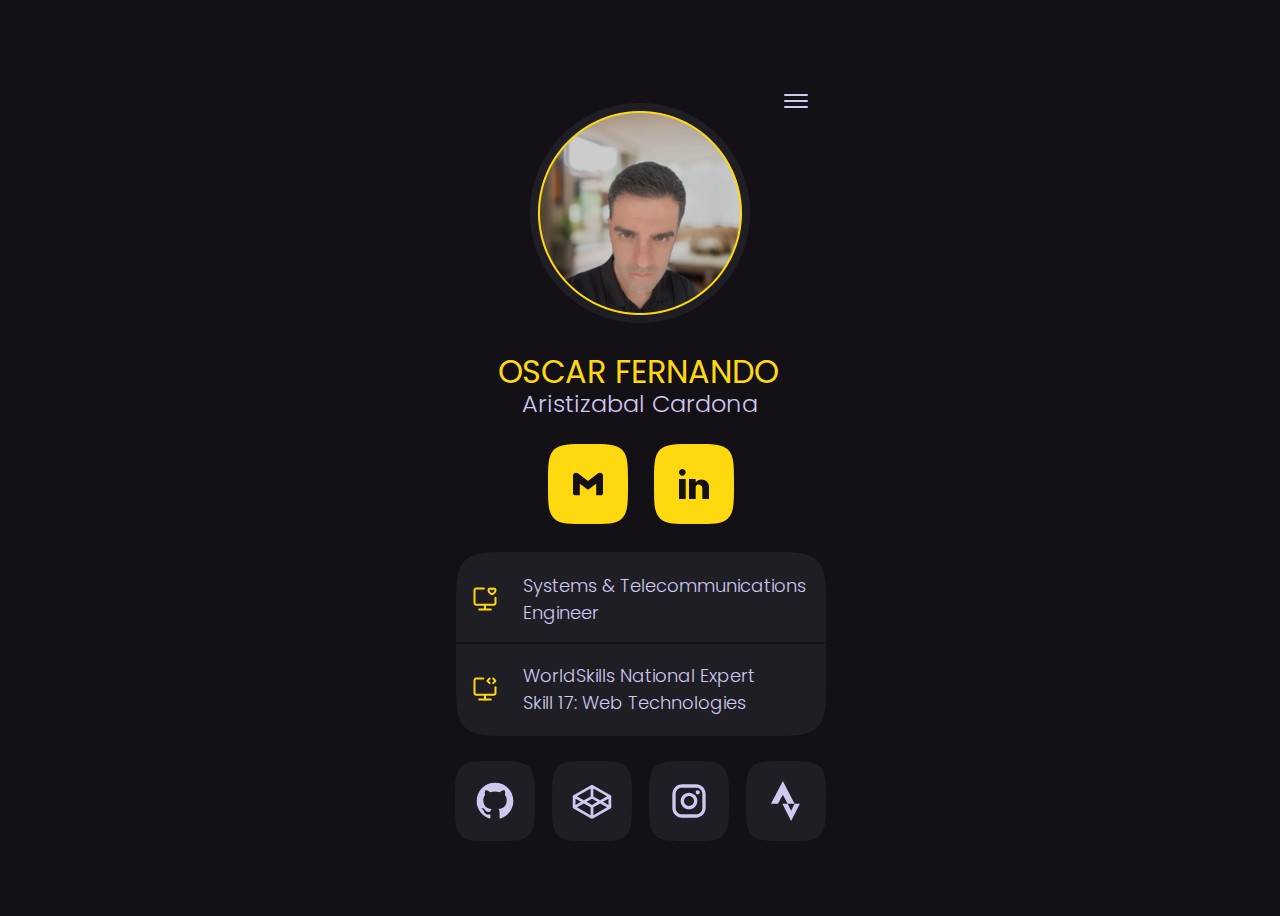
<file: index.html>
<!DOCTYPE html>
<html lang="en">
<head>
    <meta charset="UTF-8">
    <meta http-equiv="X-UA-Compatible" content="IE=edge">
    <meta name="viewport" content="width=device-width, initial-scale=1.0">
    <title>CV [ Oscar Fernando Aristizabal Cardona ]</title>
    <link rel="stylesheet" href="css/fonts.css">
    <link rel="stylesheet" href="css/custom.css">
    <link rel="stylesheet" href="css/animate.min.css">
</head>
<body>
    <main class="stage stage1">
        <section class="animate__animated animate__flipInY">
            <!--  -->
            <nav role="navigation">
                <div class="menu-toggle">
                  <input type="checkbox" />
                  <span></span>
                  <span></span>
                  <span></span>
                  <div class="menu-burger">
                    <h2>MENU</h2>
                    <nav class="menu-options">
                        <a href="javascript:;" class="active">
                            <img src="images/icon-home.svg" alt="Icon">
                            Home
                        </a>
                        <a href="aboutme.html">
                            <img src="images/icon-about.svg" alt="Icon">
                            About Me
                        </a>
                        <a href="experience.html">
                            <img src="images/icon-experience.svg" alt="Icon">
                            Experience
                        </a>
                        <a href="education.html">
                            <img src="images/icon-education.svg" alt="Icon">
                            Education
                        </a>
                    </nav>
                  </div>
                </div>
              </nav>
            <!--  -->
            <figure class="profile">
                <img src="images/img-profile.png" alt="Picture Profile">
            </figure>
                <h1>OSCAR FERNANDO</h1>
                <h2>Aristizabal Cardona</h2>
            <nav class="nav-primary">
                <a href="mailto:ofaczero@gmail.com">
                    <img src="images/btn-gmail.svg" alt="Gmail">
                </a>
                <a href="http://www.linkedin.com/in/ofac" target="_blank">
                    <img src="images/btn-linkedin.svg" alt="Linkedin">
                </a>
            </nav>
            <article class="info-profile">
                <p>
                    <img src="images/icon-love.svg" alt="Icon">
                    <span>
                        Systems & Telecommunications 
                        <br>
                        Engineer
                    </span>
                </p>
                <p>
                    <img src="images/icon-code.svg" alt="Icon">
                    <span>
                        WorldSkills National Expert  
                        <br>
                        Skill 17: Web Technologies
                    </span>
                </p>
            </article>
            <footer class="nav-secondary">
                <a href="http://github.com/ofac" target="_blank">
                    <img src="images/btn-github.svg" alt="Github">
                </a>
                <a href="http://codepen.com/ofac"  target="_blank">
                    <img src="images/btn-codepen.svg" alt="Codepen">
                </a>
                <a href="http://instagram.com/ofac" target="_blank">
                    <img src="images/btn-instagram.svg" alt="Instagram">
                </a>
                <a href="https://www.strava.com/athletes/9262995" target="_blank">
                    <img src="images/btn-strava.svg" alt="Strava">
                </a>
            </footer>
        </section>
    </main>
</body>
</html>
</file>
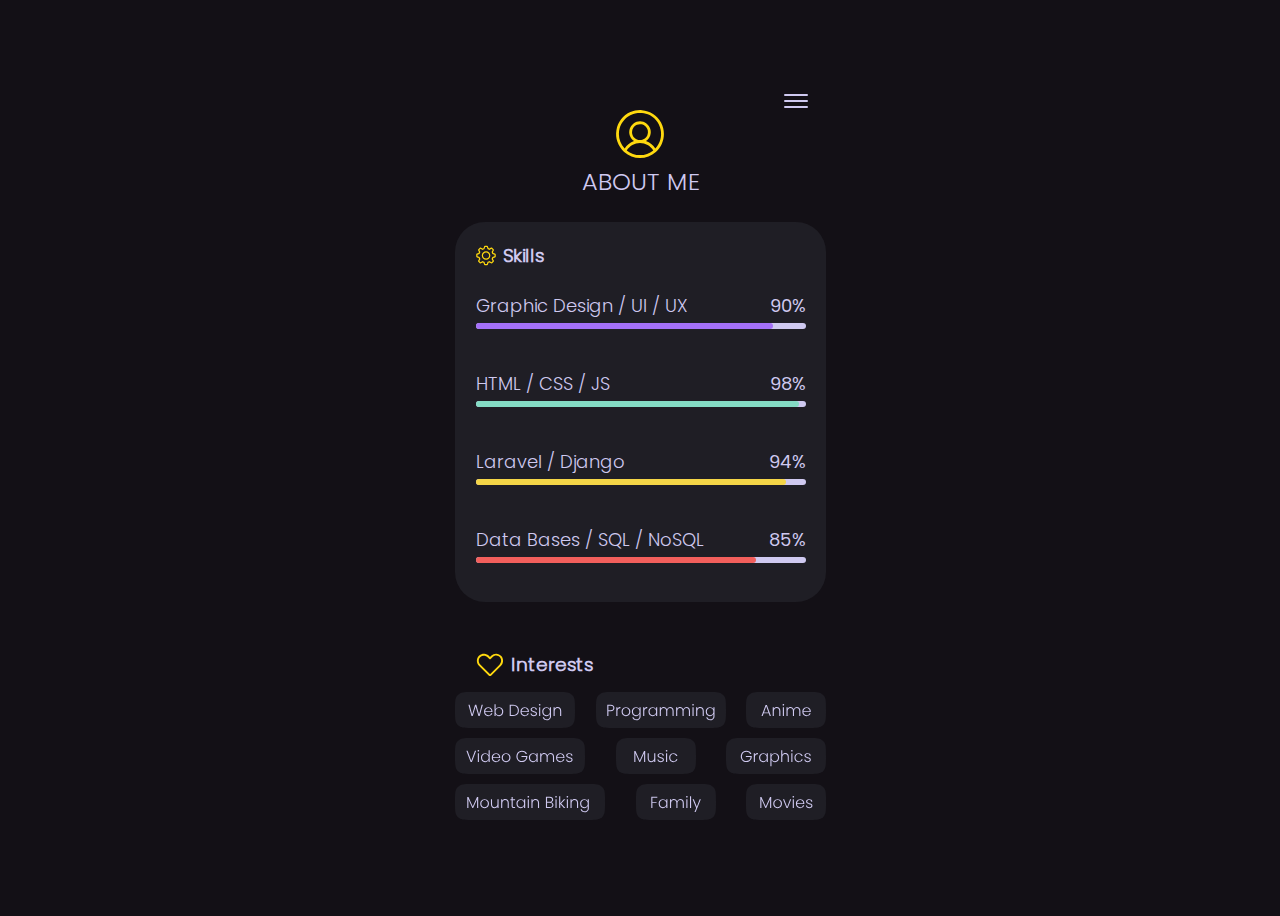
<file: aboutme.html>
<!DOCTYPE html>
<html lang="en">
<head>
    <meta charset="UTF-8">
    <meta http-equiv="X-UA-Compatible" content="IE=edge">
    <meta name="viewport" content="width=device-width, initial-scale=1.0">
    <title>CV [ Oscar Fernando Aristizabal Cardona ]</title>
    <link rel="stylesheet" href="css/fonts.css">
    <link rel="stylesheet" href="css/custom.css">
    <link rel="stylesheet" href="css/animate.min.css">
</head>
<body>
    <main class="stage stage2">
        <section class="animate__animated animate__flipInY">
            <!--  -->
            <nav role="navigation">
                <div class="menu-toggle">
                  <input type="checkbox" />
                  <span></span>
                  <span></span>
                  <span></span>
                  <div class="menu-burger">
                    <h2>MENU</h2>
                    <nav class="menu-options">
                        <a href="index.html">
                            <img src="images/icon-home.svg" alt="Icon">
                            Home
                        </a>
                        <a href="javascript:;" class="active">
                            <img src="images/icon-about.svg" alt="Icon">
                            About Me
                        </a>
                        <a href="experience.html">
                            <img src="images/icon-experience.svg" alt="Icon">
                            Experience
                        </a>
                        <a href="education.html">
                            <img src="images/icon-education.svg" alt="Icon">
                            Education
                        </a>
                    </nav>
                  </div>
                </div>
              </nav>
            <!--  -->
            <figure class="icon-top">
                <img src="images/icon-big-about.svg" alt="Big Icon">
            </figure>
            <h2>ABOUT ME</h2>
            <div class="skills">
                <h3>
                    <img src="images/icon-skills.svg" alt="Icon">
                    Skills
                </h3>
                <div class="skill skill1">
                    <p>
                        <span>Graphic Design / UI / UX</span>
                        <span>90%</span>
                    </p>
                    <progress min="0" max="100" value="90"></progress>
                </div>
                <div class="skill skill2">
                    <p>
                        <span>HTML / CSS / JS</span>
                        <span>98%</span>
                    </p>
                    <progress min="0" max="100" value="98"></progress>
                </div>
                <div class="skill skill3">
                    <p>
                        <span>Laravel / Django</span>
                        <span>94%</span>
                    </p>
                    <progress min="0" max="100" value="94"></progress>
                </div>
                <div class="skill skill4">
                    <p>
                        <span>Data Bases / SQL / NoSQL</span>
                        <span>85%</span>
                    </p>
                    <progress min="0" max="100" value="85"></progress>
                </div>
            </div>
            <h3 class="title-interests">
                <img src="images/icon-interests.svg" alt="Icon">
                Interests
            </h3>
            
            <div class="interests">
                <div class="int-row">
                    <img src="images/interest01.svg" alt="Interest">
                    <img src="images/interest02.svg" alt="Interest">
                    <img src="images/interest03.svg" alt="Interest">
                </div>
                <div class="int-row">
                    <img src="images/interest04.svg" alt="Interest">
                    <img src="images/interest05.svg" alt="Interest">
                    <img src="images/interest06.svg" alt="Interest">
                </div>
                <div class="int-row">
                    <img src="images/interest07.svg" alt="Interest">
                    <img src="images/interest08.svg" alt="Interest">
                    <img src="images/interest09.svg" alt="Interest">
                </div>
            </div>


        </section>
    </main>
</body>
</html>
</file>
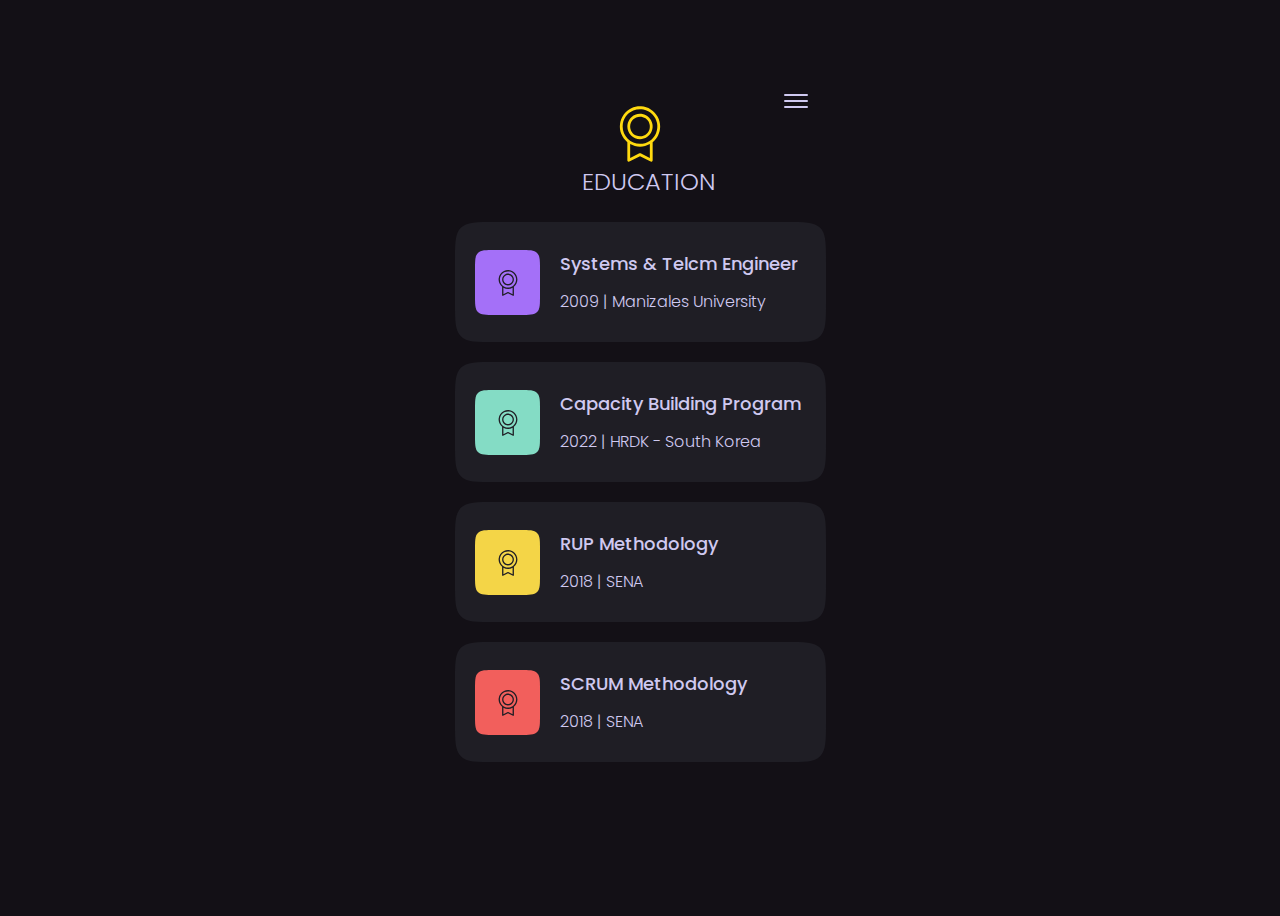
<file: education.html>
<!DOCTYPE html>
<html lang="en">
<head>
    <meta charset="UTF-8">
    <meta http-equiv="X-UA-Compatible" content="IE=edge">
    <meta name="viewport" content="width=device-width, initial-scale=1.0">
    <title>CV [ Oscar Fernando Aristizabal Cardona ]</title>
    <link rel="stylesheet" href="css/fonts.css">
    <link rel="stylesheet" href="css/custom.css">
    <link rel="stylesheet" href="css/animate.min.css">
</head>
<body>
    <main class="stage stage4">
        <section class="animate__animated animate__flipInY">
            <!--  -->
            <nav role="navigation">
                <div class="menu-toggle">
                  <input type="checkbox" />
                  <span></span>
                  <span></span>
                  <span></span>
                  <div class="menu-burger">
                    <h2>MENU</h2>
                    <nav class="menu-options">
                        <a href="index.html">
                            <img src="images/icon-home.svg" alt="Icon">
                            Home
                        </a>
                        <a href="aboutme.html">
                            <img src="images/icon-about.svg" alt="Icon">
                            About Me
                        </a>
                        <a href="experience.html">
                            <img src="images/icon-experience.svg" alt="Icon">
                            Experience
                        </a>
                        <a href="javascript:;" class="active">
                            <img src="images/icon-education.svg" alt="Icon">
                            Education
                        </a>
                    </nav>
                  </div>
                </div>
              </nav>
            <!--  -->
            <figure class="icon-top">
                <img src="images/icon-big-education.svg" alt="Big Icon">
            </figure>
            <h2>EDUCATION</h2>
            <div class="edu">
                <img src="images/box-edu01.svg" alt="Box">
                <div>
                    <h3>Systems & Telcm Engineer</h3>
                    <p>2009 | Manizales University</p>
                </div>
            </div>
            <div class="edu">
                <img src="images/box-edu02.svg" alt="Box">
                <div>
                    <h3>Capacity Building Program</h3>
                    <p>2022 | HRDK - South Korea</p>
                </div>
            </div>
            <div class="edu">
                <img src="images/box-edu03.svg" alt="Box">
                <div>
                    <h3>RUP Methodology</h3>
                    <p>2018 | SENA</p>
                </div>
            </div>
            <div class="edu">
                <img src="images/box-edu04.svg" alt="Box">
                <div>
                    <h3>SCRUM Methodology</h3>
                    <p>2018 | SENA</p>
                </div>
            </div>


        </section>
    </main>
</body>
</html>
</file>
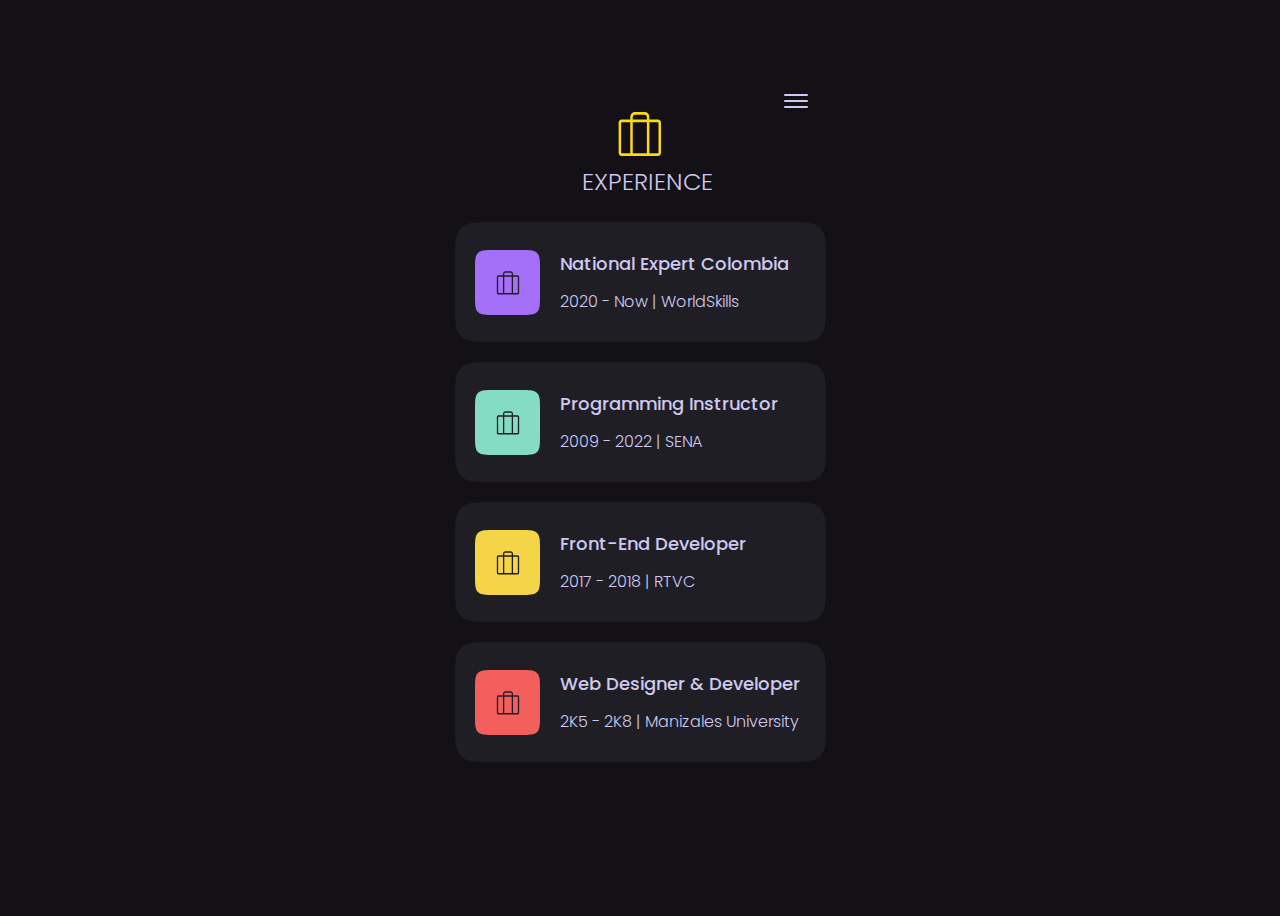
<file: experience.html>
<!DOCTYPE html>
<html lang="en">
<head>
    <meta charset="UTF-8">
    <meta http-equiv="X-UA-Compatible" content="IE=edge">
    <meta name="viewport" content="width=device-width, initial-scale=1.0">
    <title>CV [ Oscar Fernando Aristizabal Cardona ]</title>
    <link rel="stylesheet" href="css/fonts.css">
    <link rel="stylesheet" href="css/custom.css">
    <link rel="stylesheet" href="css/animate.min.css">
</head>
<body>
    <main class="stage stage3">
        <section class="animate__animated animate__flipInY">
            <!--  -->
            <nav role="navigation">
                <div class="menu-toggle">
                  <input type="checkbox" />
                  <span></span>
                  <span></span>
                  <span></span>
                  <div class="menu-burger">
                    <h2>MENU</h2>
                    <nav class="menu-options">
                        <a href="index.html">
                            <img src="images/icon-home.svg" alt="Icon">
                            Home
                        </a>
                        <a href="aboutme.html">
                            <img src="images/icon-about.svg" alt="Icon">
                            About Me
                        </a>
                        <a href="javascript:;" class="active">
                            <img src="images/icon-experience.svg" alt="Icon">
                            Experience
                        </a>
                        <a href="javascript:;">
                            <img src="images/icon-education.svg" alt="Icon">
                            Education
                        </a>
                    </nav>
                  </div>
                </div>
              </nav>
            <!--  -->
            <figure class="icon-top">
                <img src="images/icon-big-experience.svg" alt="Big Icon">
            </figure>
            <h2>EXPERIENCE</h2>
            <div class="exp">
                <img src="images/box-exp01.svg" alt="Box">
                <div>
                    <h3>National Expert Colombia</h3>
                    <p>2020 - Now | WorldSkills</p>
                </div>
            </div>
            <div class="exp">
                <img src="images/box-exp02.svg" alt="Box">
                <div>
                    <h3>Programming Instructor</h3>
                    <p>2009 - 2022 | SENA</p>
                </div>
            </div>
            <div class="exp">
                <img src="images/box-exp03.svg" alt="Box">
                <div>
                    <h3>Front-End Developer</h3>
                    <p>2017 - 2018 | RTVC</p>
                </div>
            </div>
            <div class="exp">
                <img src="images/box-exp04.svg" alt="Box">
                <div>
                    <h3>Web Designer & Developer</h3>
                    <p>2K5 - 2K8 | Manizales University</p>
                </div>
            </div>


        </section>
    </main>
</body>
</html>
</file>
<file: css/fonts.css>
@font-face {
    font-family: 'Poppins-300';
    src: url(../fonts/Poppins-Light.ttf);
}
@font-face {
    font-family: 'Poppins-400';
    src: url(../fonts/Poppins-Regular.ttf);
}
@font-face {
    font-family: 'Poppins-500';
    src: url(../fonts/Poppins-Medium.ttf);
}
@font-face {
    font-family: 'Poppins-600';
    src: url(../fonts/Poppins-SemiBold.ttf);
}
</file>
<file: css/custom.css>
/* - - - - - - - - - - - - - - - - - - - - - */
/* G e n e r a l */
body {
    align-items: center;
    background-color: #131016;
    color: #cfC9f0;
    display: flex;
    justify-content: center;
    font-family: 'Poppins-300';
    min-height: 100vh;
}

main.stage {
    align-items: center;
    /* background: transparent url(../images/bg-home.png) 
                no-repeat 
                center; */
    display: flex;
    height: 800px;
    flex-direction: column;
    position: relative;
    overflow: hidden;
    width: 390px;
}

main.stage section {
    align-items: center;
    display: flex;
    height: 800px;
    flex-direction: column;
    position: relative;
    overflow: hidden;
    width: 390px;
}
/* - - - - - - - - - - - - - - - - - - - - - */
/* M e n u   B u r g e r */
.menu-toggle {
    display: block;
    left: 156px;
    position: relative;
    top: 36px;
    user-select: none;
    z-index: 1;
    -webkit-user-select: none;
}
 
.menu-toggle a {
    transition: color 0.2s ease;
}
 
.menu-toggle input {
    display: block;
    cursor: pointer;
    height: 22px;
    left: -5px;
    opacity: 0;
    position: absolute;
    top: -7px;
    width: 30px;
    z-index: 2;
    -webkit-touch-callout: none;
}
 
.menu-toggle span {
    background: #cfc9f0;
    border-radius: 4px;
    display: block;
    height: 2px;
    margin-bottom: 4px;
    position: relative;
    transform-origin: 4px 0px;
    transition: transform 0.5s cubic-bezier(0.77,0.2,0.05,1.0),
                background 0.5s cubic-bezier(0.77,0.2,0.05,1.0),
                opacity 0.55s ease;
    width: 24px;
    z-index: 1;
}
 
.menu-toggle span:first-child {
    transform-origin: 0% 0%;
}

.menu-toggle span:nth-last-child(2) {
    transform-origin: 0% 100%;
}
 
.menu-toggle input:checked ~ span {
    background: #cfc9f0;
    opacity: 1;
    transform: rotate(45deg) translate(-2px, -1px);
}
 
.menu-toggle input:checked ~ span:nth-last-child(3) {
    opacity: 0;
    transform: rotate(0deg) scale(0.2, 0.2);
}
 
.menu-toggle input:checked ~ span:nth-last-child(2) {
    transform: rotate(-45deg) translate(0, -1px);
}
 
.menu-toggle input:checked ~ div {
    transform: translate(-340px, 0);
}
.menu-burger {
    height: 800px;
    position: absolute;
    top: -52px;
    width: 390px;
    background: #131016;
    list-style-type: none;
    -webkit-font-smoothing: antialiased;
    transform-origin: 0% 0%;
    transform: translate(100%, 0);
    transition: transform 0.5s cubic-bezier(0.77,0.2,0.05,1.0);
}

main.stage .menu-burger h2 {
    color: #ffd90f;
    font-family: 'Poppins-300';
    font-weight: 300;
    font-style: normal;
    font-size: 32px;
    top: 34px;
    position: absolute;
    left: 50%;
    transform: translateX(-50%);
    width: 88px;
}

main.stage .menu-burger nav.menu-options {
    background: transparent url(../images/bg-menu.png) 
                no-repeat 
                center;
    display: flex;
    flex-direction: column;
    gap: 4rem;
    position: absolute;
    padding-top: 60px;
    width: 371px;
    height: 370px;
    left: 50%;
    transform: translateX(-50%);
    top: 123px;
}

main.stage .menu-burger nav.menu-options a:is(:link, :visited, :focus) {
    align-items: center;
    color: #cfc9f0;
    font-family: 'Poppins-300';
    font-weight: 300;
    font-style: normal;
    font-size: 18px;
    display: flex;
    padding-left: 2rem;
    gap: 2rem;
    text-decoration: none;
    transition: transform 0.2s ease-in;
}

main.stage .menu-burger nav.menu-options a:is(:hover) {
    transform: scale(1.08);   
}

main.stage .menu-burger nav.menu-options a:is(.active) { 
    color: #ffd90f;
}
/* - - - - - - - - - - - - - - - - - - - - - */
/* S t a g e (1) */
main.stage.stage1 figure.profile img {
    height: 220px;
    left: 85px;
    position: absolute;
    top: 45px;
    width: 220px;
}

main.stage.stage1 h1 {
    color: #ffd90f;
    font-family: 'Poppins-400';
    font-weight: 400;
    font-style: normal;
    font-size: 32px;
    left: 50%;
    transform: translateX(-50%);
    margin: 0;
    position: absolute;
    top: 290px;
    width: 285px;
}

main.stage.stage1 h2 {
    font-family: 'Poppins-300';
    font-weight: 300;
    font-style: normal;
    font-size: 24px;
    left: 50%;
    transform: translateX(-50%);
    margin: 0;
    position: absolute;
    top: 328px;
    width: 236px;
}

main.stage.stage1 nav.nav-primary {
    align-items: center;
    display: flex;
    height: 80px;
    gap: 26px;
    position: absolute;
    justify-content: center;
    left: 102px;
    top: 389px;
    width: 187px;
}

main.stage.stage1 nav.nav-primary a:is(:link, :visited, :focus) {
    transition: transform 0.25s ease-in;
}

main.stage.stage1 nav.nav-primary a:is(:hover) {
    transform: scale(1.08);
}

main.stage.stage1 article.info-profile {
    align-items: center;
    background: transparent url(../images/bg-profile.png) 
                no-repeat 
                center;
    display: flex;
    flex-direction: column;
    justify-content: center;
    position: absolute;
    height: 184px;
    left: 10px;
    top: 494px;
    width: 371px;
}

main.stage.stage1 article.info-profile p {
    display: flex;
    font-family: 'Poppins-300';
    font-size: 18px;
    font-style: normal;
    font-weight: 300;
    gap: 24px;
    width: 340px;
}

main.stage.stage1 footer.nav-secondary {
    display: flex;
    height: 80px;
    justify-content: space-between;
    left: 10px;
    position: absolute;
    top: 703px;
    width: 371px;
}

main.stage.stage1 footer.nav-secondary a:is(:link, :visited, :focus) {
    transition: transform 0.25s ease-in;
}

main.stage.stage1 footer.nav-secondary a:is(:hover) {
    transform: scale(1.08);
}
/* - - - - - - - - - - - - - - - - - - - - - */
/* S t a g e (2) */

main.stage.stage2 figure.icon-top img {
    height: 60px;
    left: 165px;
    position: absolute;
    top: 46px;
    width: 60px;
}

main.stage2  h2 {
    font-family: 'Poppins-300';
    font-weight: 300;
    font-style: normal;
    font-size: 24px;
    height: 36px;
    left: 137px;
    position: absolute;
    margin: 0;
    top: 106px;
    width: 118px;
}

main.stage2 div.skills {
    background: transparent url(../images/bg-skills.svg) 
                no-repeat 
                center;
    height: 380px;
    left: 10px;
    position: absolute;
    top: 164px;
    width: 371px;
}

main.stage2 div.skills h3 {
    display: flex;
    gap: 6px;
    position: absolute;
    left: 20px;
}

main.stage2 div.skills .skill {
    margin: 0 auto;
    margin-top: 38px;
    width: 330px;
    height: 40px;
    transition: transform 0.2s ease-in;
}

main.stage2 div.skills .skill:is(:hover) {
    transform: scale(1.08);
}

main.stage2 div.skills .skill:first-of-type {
    margin-top: 70px;
}

main.stage2 div.skills .skill p {
    display: flex;
    justify-content: space-between;
    margin: 0;
}

main.stage2 div.skills .skill p span:first-of-type {
    font-family: 'Poppins-300';
    font-style: normal;
    font-weight: 300;
    font-size: 18px;
}

main.stage2 div.skills .skill p span:last-of-type {
    font-family: 'Poppins-400';
    font-style: normal;
    font-weight: 400;
    font-size: 18px;
}

main.stage2 div.skills .skill progress {
    display: block;
    margin-top: 4px;
    border-radius: 20px; 
    width: 330px;
    height: 6px;
}
main.stage2 div.skills .skill progress::-webkit-progress-bar {
    background-color: #cfc9f0;
    border-radius: 20px;
}

main.stage2 div.skills .skill.skill1 progress::-webkit-progress-value {
    background-color: #a470f8;
    border-radius: 20px;
}

main.stage2 div.skills .skill.skill2 progress::-webkit-progress-value {
    background-color: #84dcc5;
    border-radius: 20px;
}

main.stage2 div.skills .skill.skill3 progress::-webkit-progress-value {
    background-color: #f4d547;
    border-radius: 20px;
}

main.stage2 div.skills .skill.skill4 progress::-webkit-progress-value {
    background-color: #f25f5c;
    border-radius: 20px;
}

main.stage2 h3.title-interests {
    display: flex;
    height: 30px;
    gap: 6px;
    left: 30px;
    position: absolute;
    top: 573px;
    width: 110px;
}

main.stage2 div.interests {
    position: absolute;
    left: 10px;
    display: flex;
    flex-direction: column;
    gap: 10px;
    top: 634px;
    width: 371px;
}

main.stage2 div.interests .int-row {
    display: flex;
    justify-content: space-between;
}

main.stage2 div.interests .int-row img {
    transition: transform 0.2s ease-in;
}

main.stage2 div.interests .int-row img:is(:hover, :focus) {
    transform: scale(1.08);
}
/* - - - - - - - - - - - - - - - - - - - - - */
/* S t a g e (3) */
main.stage.stage3 figure.icon-top img {
    height: 60px;
    left: 165px;
    position: absolute;
    top: 46px;
    width: 60px;
}

main.stage3  h2 {
    font-family: 'Poppins-300';
    font-weight: 300;
    font-style: normal;
    font-size: 24px;
    height: 36px;
    left: 137px;
    position: absolute;
    margin: 0;
    top: 106px;
    width: 132px;
}

main.stage3 div.exp {
    align-items: center;
    background: transparent url(../images/bg-entrie.svg) 
                no-repeat 
                center;
    display: flex;
    height: 120px;
    gap: 20px;
    margin: 0 auto;
    margin-top: 20px;
    width: 371px;
}

main.stage3 div.exp:first-of-type {
    margin-top: 114px;
}

main.stage3 div.exp img {
    transition: transform 0.2s ease-in;
    margin-left: 20px;
}

main.stage3 div.exp:is(:hover, :focus) img  {
    transform: scale(1.08) rotate(45deg);
}

main.stage3 div.exp div h3 {
    font-family: 'Poppins-500';
    font-weight: 500;
    font-size: 18px;
    margin: 0;
    margin-bottom: 12px;
}

main.stage3 div.exp div p {
    font-family: 'Poppins-300';
    font-weight: 300;
    font-size: 16px;
    margin: 0;
}
/* - - - - - - - - - - - - - - - - - - - - - */
/* S t a g e (4) */
main.stage.stage4 figure.icon-top img {
    height: 60px;
    left: 165px;
    position: absolute;
    top: 46px;
    width: 60px;
}

main.stage4  h2 {
    font-family: 'Poppins-300';
    font-weight: 300;
    font-style: normal;
    font-size: 24px;
    height: 36px;
    left: 137px;
    position: absolute;
    margin: 0;
    top: 106px;
    width: 132px;
}

main.stage4 div.edu {
    align-items: center;
    background: transparent url(../images/bg-entrie.svg) 
                no-repeat 
                center;
    display: flex;
    height: 120px;
    gap: 20px;
    margin: 0 auto;
    margin-top: 20px;
    width: 371px;
}

main.stage4 div.edu:first-of-type {
    margin-top: 114px;
}

main.stage4 div.edu img {
    transition: transform 0.2s ease-in;
    margin-left: 20px;
}

main.stage4 div.edu:is(:hover, :focus) img  {
    transform: scale(1.08) rotate(-45deg);
}

main.stage4 div.edu div h3 {
    font-family: 'Poppins-500';
    font-weight: 500;
    font-size: 18px;
    margin: 0;
    margin-bottom: 12px;
}

main.stage4 div.edu div p {
    font-family: 'Poppins-300';
    font-weight: 300;
    font-size: 16px;
    margin: 0;
}
</file>
